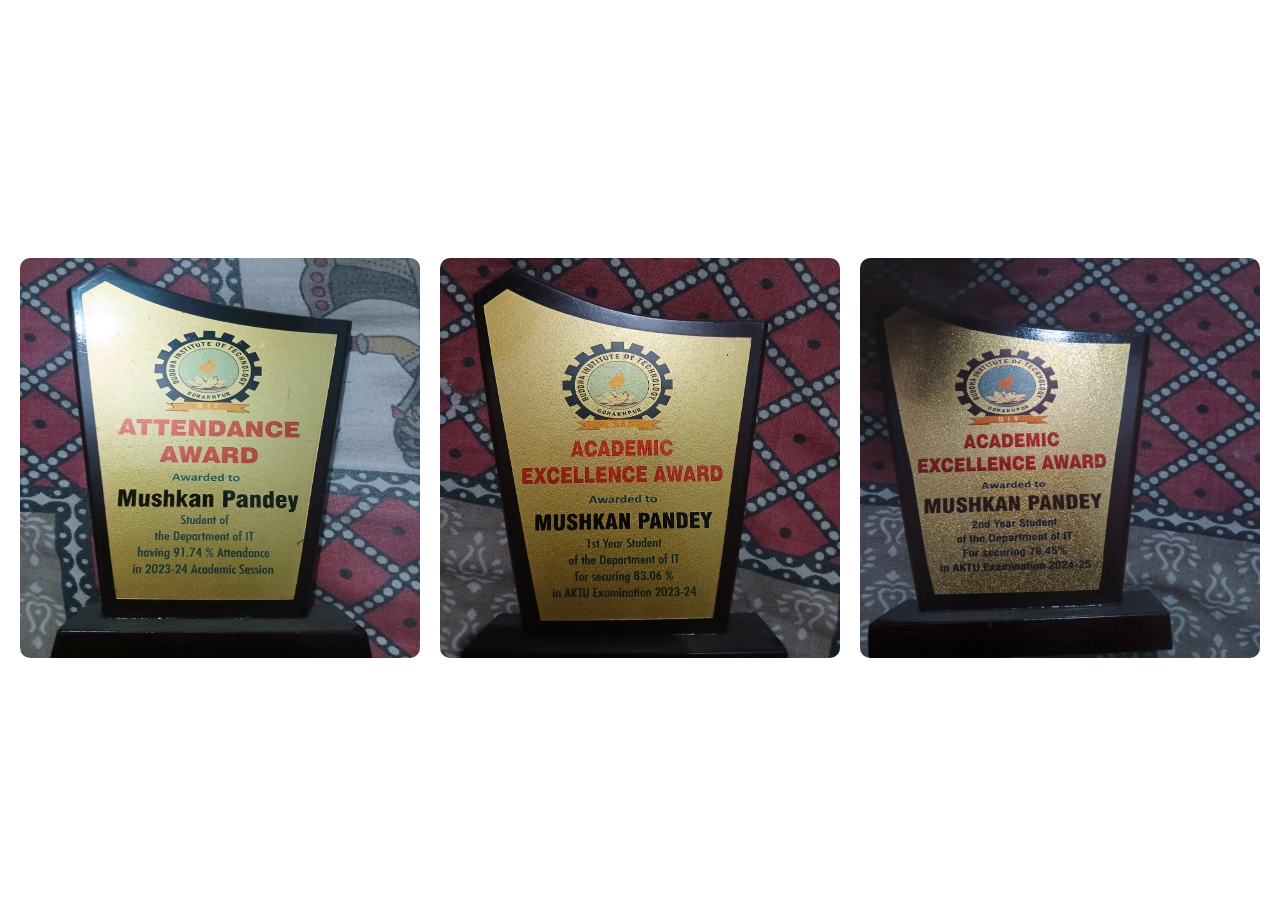
<file: pages/Academic.html>
<!DOCTYPE html>
<html lang="en">
<head>
    <meta charset="UTF-8">
    <meta name="viewport" content="width=device-width, initial-scale=1.0">
    <title>Document</title>
    <style>
   div{
    width:auto;
    height:100vh;
    display: flex;
    justify-content: center;
    align-items: center;
   }

    img{
    width:400px;
    height:400px;
    margin:10px;
     border-radius:10px;
   }
    </style>
</head>
<body>
    <div class="container">
        <img src="ATT.jpeg" alt="Academic Certifications">
        <img src="Hnors1.jpeg" alt="Honors Award">
        <img src="Honors2.jpeg" alt="Honors Award">
    </div>
</body>
</html>
</file>
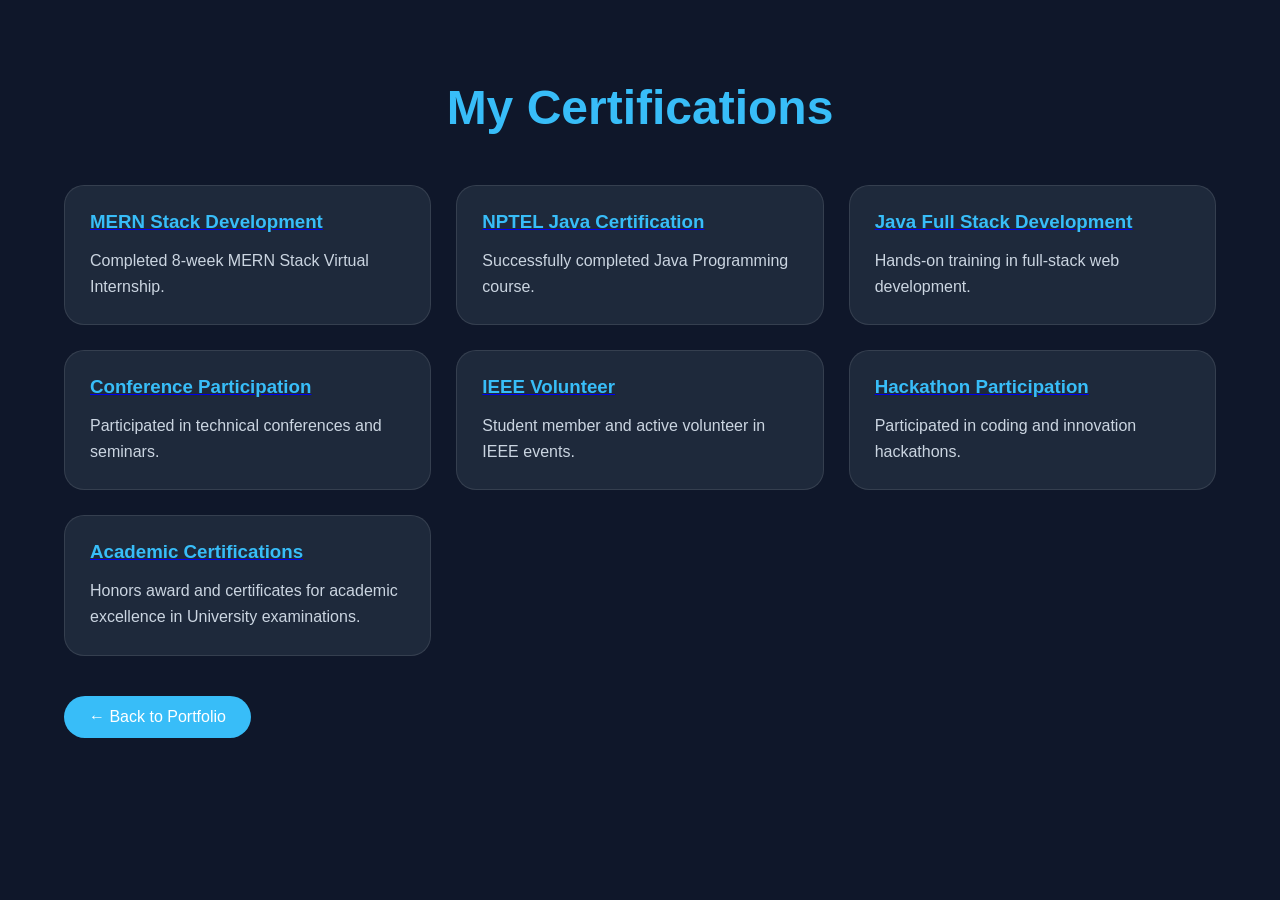
<file: pages/certifications.html>
<!DOCTYPE html>
<html lang="en">
<head>
    <meta charset="UTF-8">
    <meta name="viewport" content="width=device-width, initial-scale=1.0">
    <title>Certifications</title>

    <link rel="stylesheet" href="certifications.css">
</head>
<body>

<div class="container">

    <h1>My Certifications</h1>

    <div class="certificates">
        <div class="certificate-card">
            <a href="MERNStack.html">
                <h3>MERN Stack Development</h3>
            </a>
            <p>Completed 8-week MERN Stack Virtual Internship.</p>
        </div>

        <div class="certificate-card">
            <a href="NPTEL.html">
                <h3>NPTEL Java Certification</h3>
            </a>
            <p>Successfully completed Java Programming course.</p>
        </div>

        <div class="certificate-card">
            <a href="JavaFullStack.html">
                <h3>Java Full Stack Development</h3>
            </a>
            
            <p>Hands-on training in full-stack web development.</p>
        </div>

        <div class="certificate-card">
            <a href="Conference.html">
                <h3>Conference Participation</h3>
            </a>
        
            <p>Participated in technical conferences and seminars.</p>
        </div>

        <div class="certificate-card">
            <a href="IEEE.html">
                <h3>IEEE Volunteer</h3>
            </a>
            
            <p>Student member and active volunteer in IEEE events.</p>
        </div>

        <div class="certificate-card">
            <a href="Hackathons.html">
                <h3>Hackathon Participation</h3>
            </a>
         
            <p>Participated in coding and innovation hackathons.</p>
        </div>

        <div class="certificate-card">
            <a href="Academic.html">
                <h3>Academic Certifications</h3>
            </a>
            
            <p>Honors award and certificates for academic excellence in University examinations.</p>
        </div>

    </div>

    <a href="../index.html" class="back-btn">
        ← Back to Portfolio
    </a>

</div>

</body>
</html>
</file>
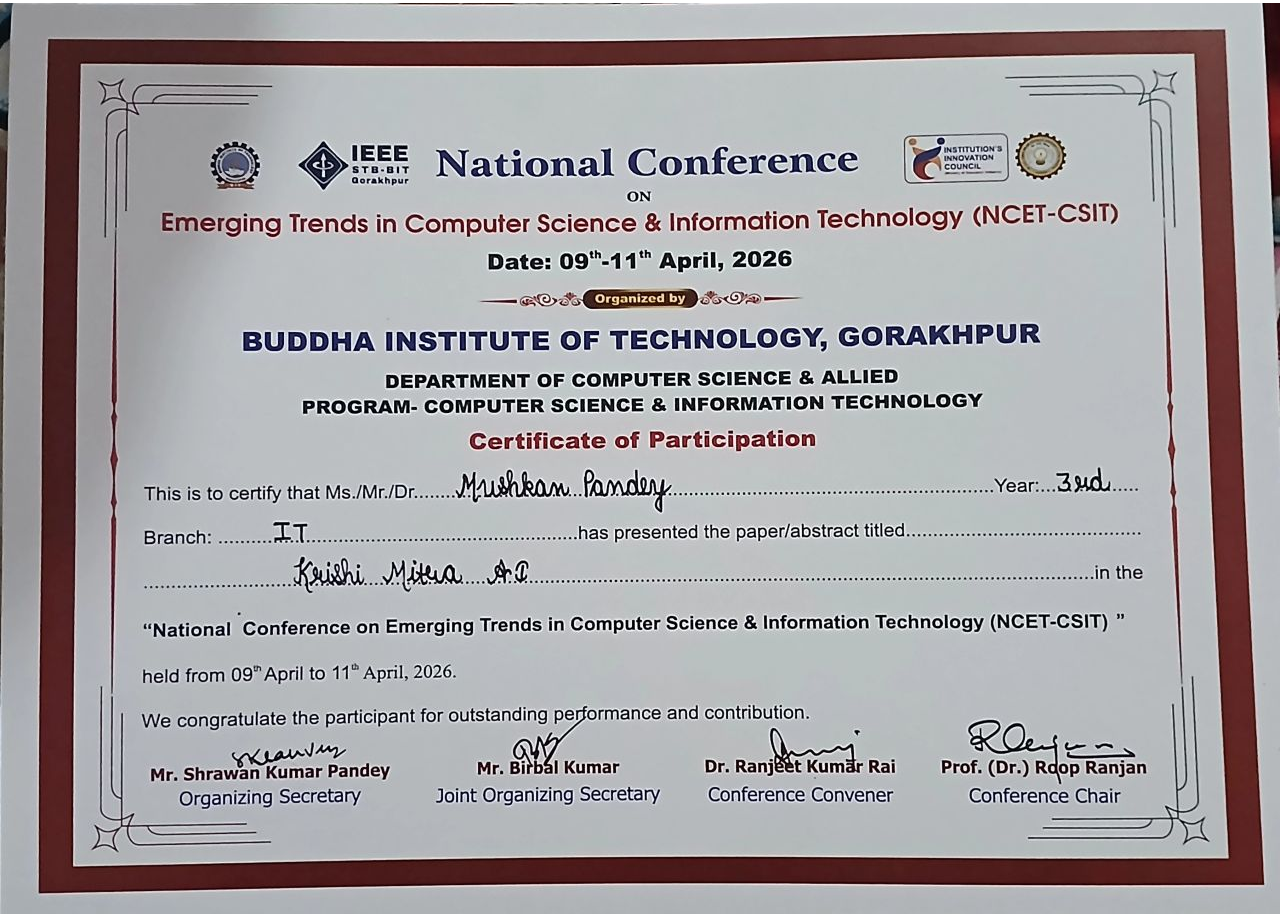
<file: pages/Conference.html>
<!DOCTYPE html>
<html lang="en">
<head>
    <meta charset="UTF-8">
    <meta name="viewport" content="width=device-width, initial-scale=1.0">
    <title>Document</title>
    <style>
   div{
    width:auto;
    height:100vh;
    display: flex;
    justify-content: center;
    align-items: center;
   }
    </style>
</head>
<body>
   <div class="container">
         <img src="NC_CSIT.jpeg " alt="Conference">
   </div>
</body>
</html>
</file>
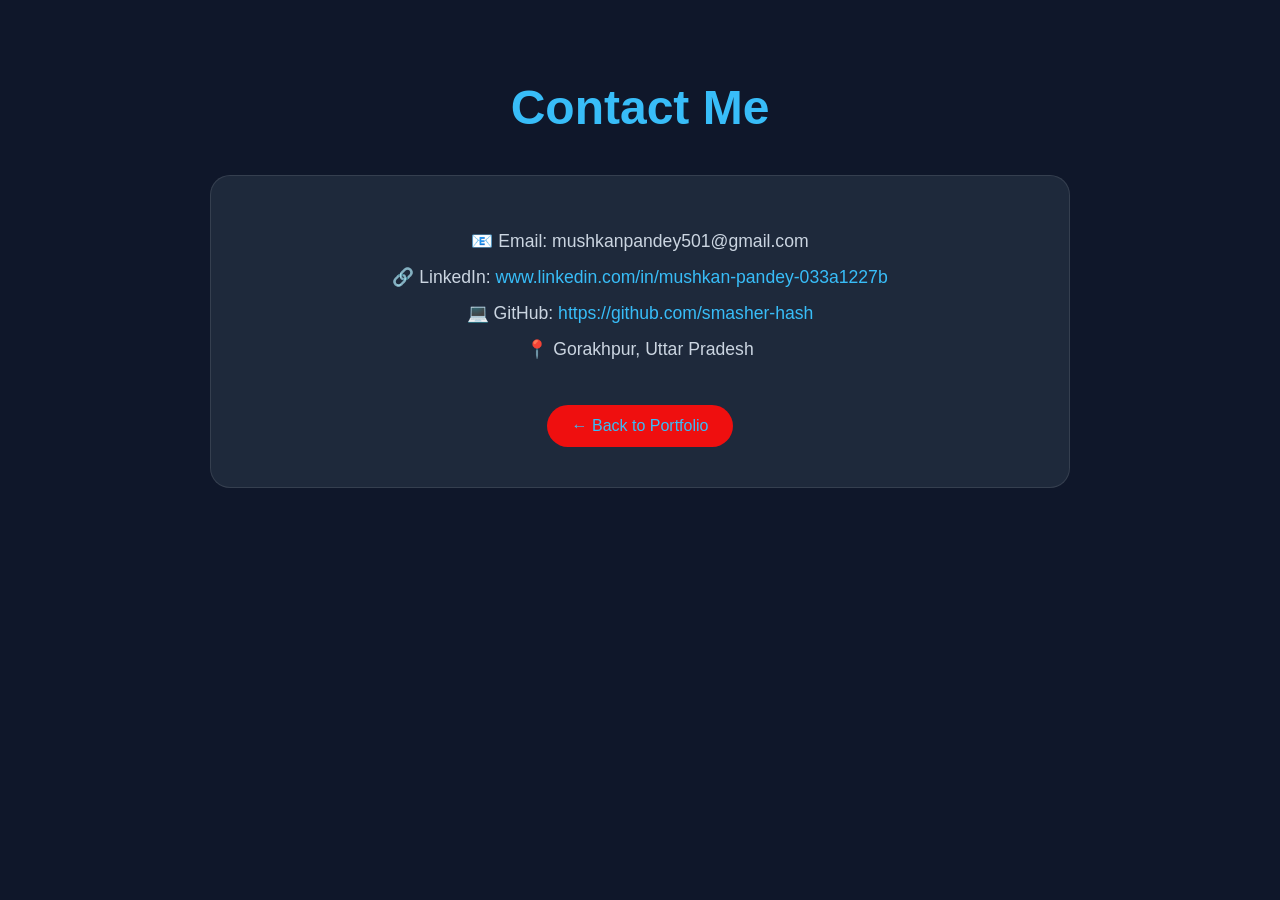
<file: pages/contact.html>
<!DOCTYPE html>
<html lang="en">
<head>
<meta charset="UTF-8">
<meta name="viewport"
content="width=device-width, initial-scale=1.0">

<title>Contact Me</title>

<link rel="stylesheet"
href="contact.css">
</head>

<body>

<div class="contact-container">

<h1>Contact Me</h1>

<div class="contact-card">

<p>📧 Email: mushkanpandey501@gmail.com</p>

<p>
🔗 LinkedIn:
<a href="https://www.linkedin.com/in/mushkan-pandey-033a1227b" target="_blank">
www.linkedin.com/in/mushkan-pandey-033a1227b
</a>
</p>

<p>
💻 GitHub:
<a href="https://github.com/smasher-hash" target="_blank">
https://github.com/smasher-hash
</a>
</p>

<p>📍 Gorakhpur, Uttar Pradesh</p>

<a href="../index.html"
class="back-btn">

← Back to Portfolio

</a>

</div>

</div>

</body>
</html>
</file>
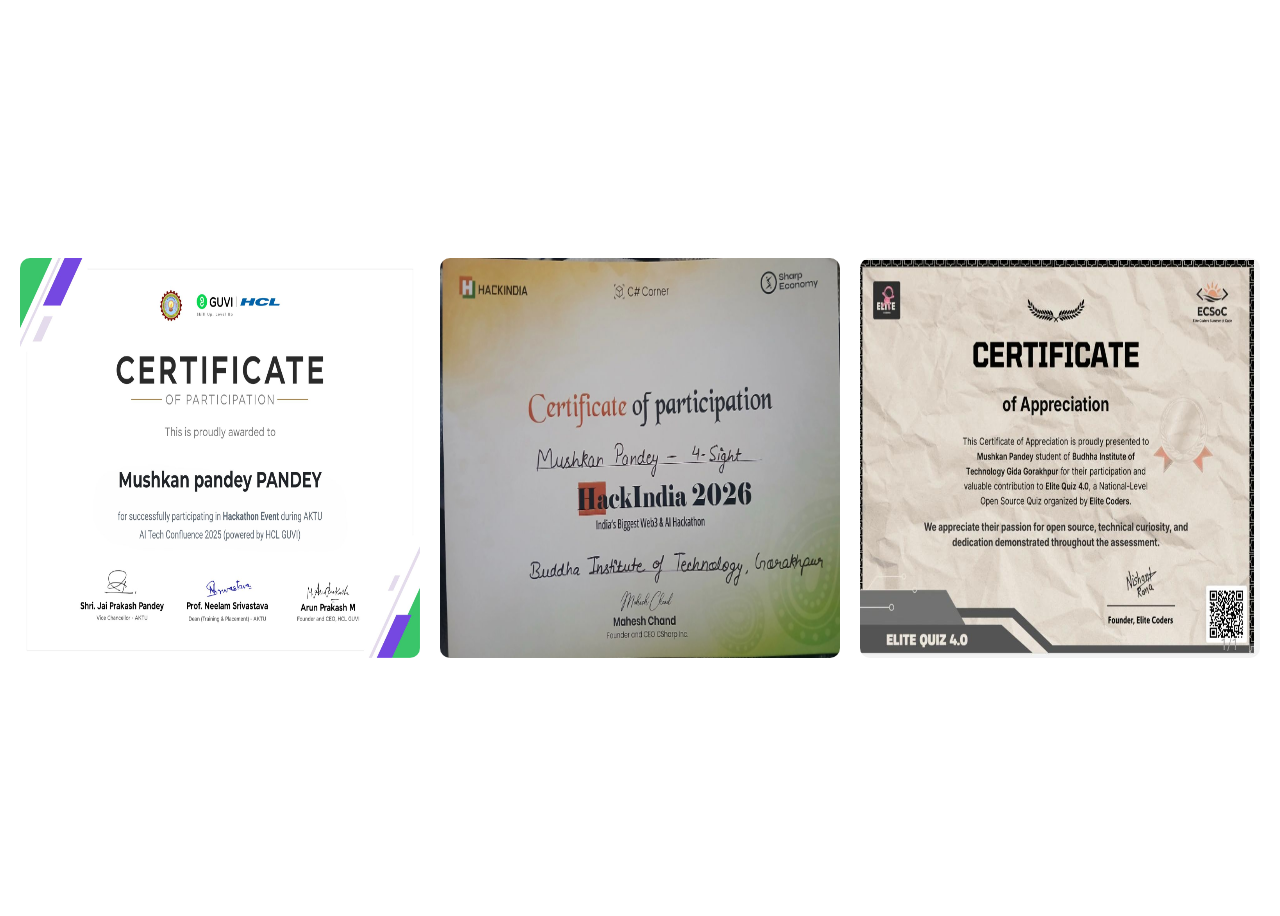
<file: pages/Hackathons.html>
<!DOCTYPE html>
<html lang="en">
<head>
    <meta charset="UTF-8">
    <meta name="viewport" content="width=device-width, initial-scale=1.0">
    <title>Document</title>
      <style>
   div{
    width:auto;
    height:100vh;
    display: flex;
    justify-content: center;
    align-items: center;
   }
   img{
    width:400px;
    height:400px;
    margin:10px;
     border-radius:10px;
   }
    </style>
</head>
<body>
    <div class="container">
        <img src="HCL_Guvi.jpeg" alt="Hackathon">
            <img src="HackIndia.jpeg" alt="Hackathon">
            <img src="Elite.jpeg" alt="contest">
            
</body>
</html>
</file>
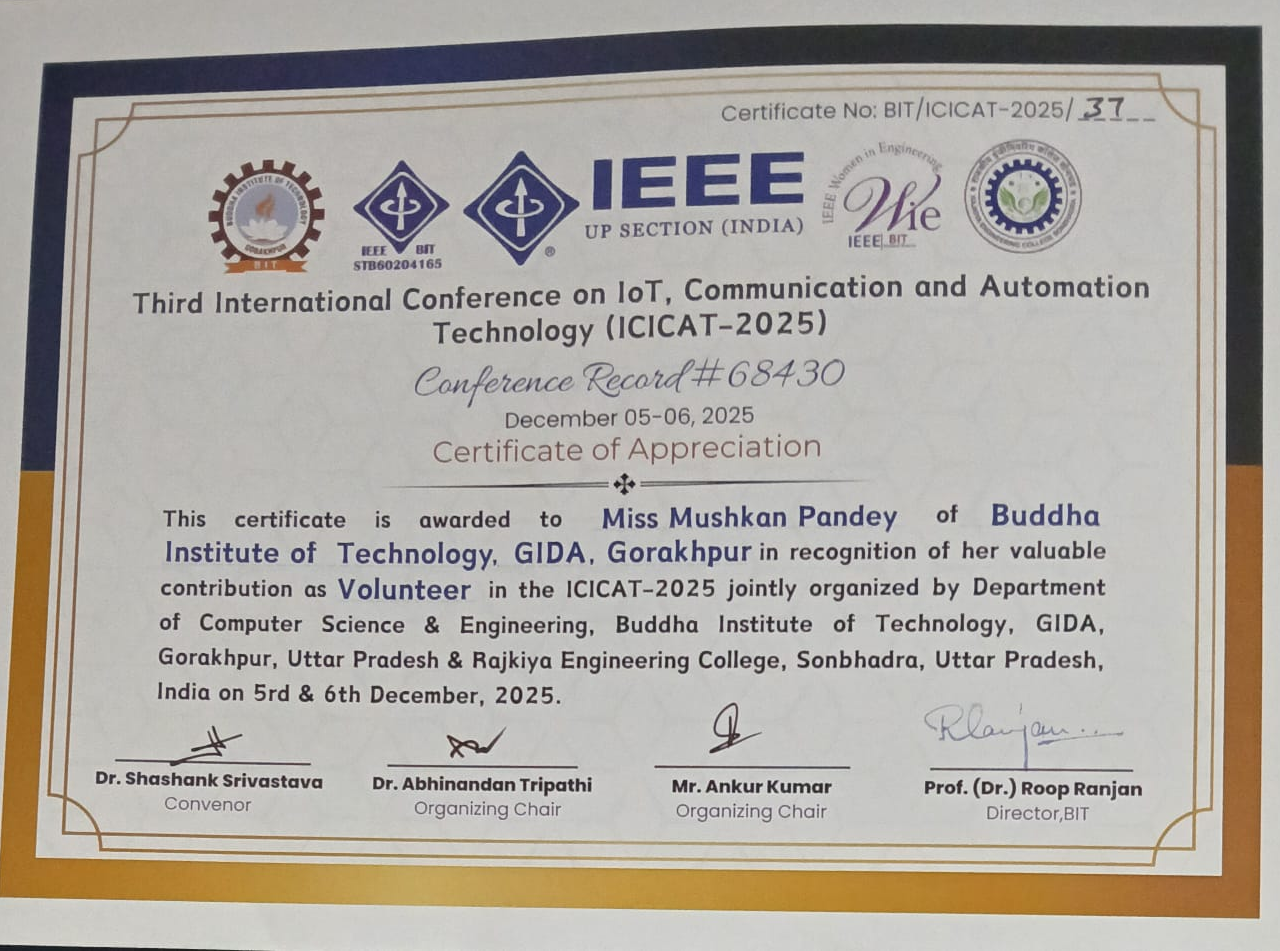
<file: pages/IEEE.html>
<!DOCTYPE html>
<html lang="en">
<head>
    <meta charset="UTF-8">
    <meta name="viewport" content="width=device-width, initial-scale=1.0">
    <title>Document</title>
       <style>
   div{
    width:auto;
    height:100vh;
    display: flex;
    justify-content: center;
    align-items: center;
   }
    </style>
    
</head>
<body>
    <div class="container">
        <img src="IEEE.jpeg" alt="IEEE Volunteer">
    </div>
</body>
</html>
</file>
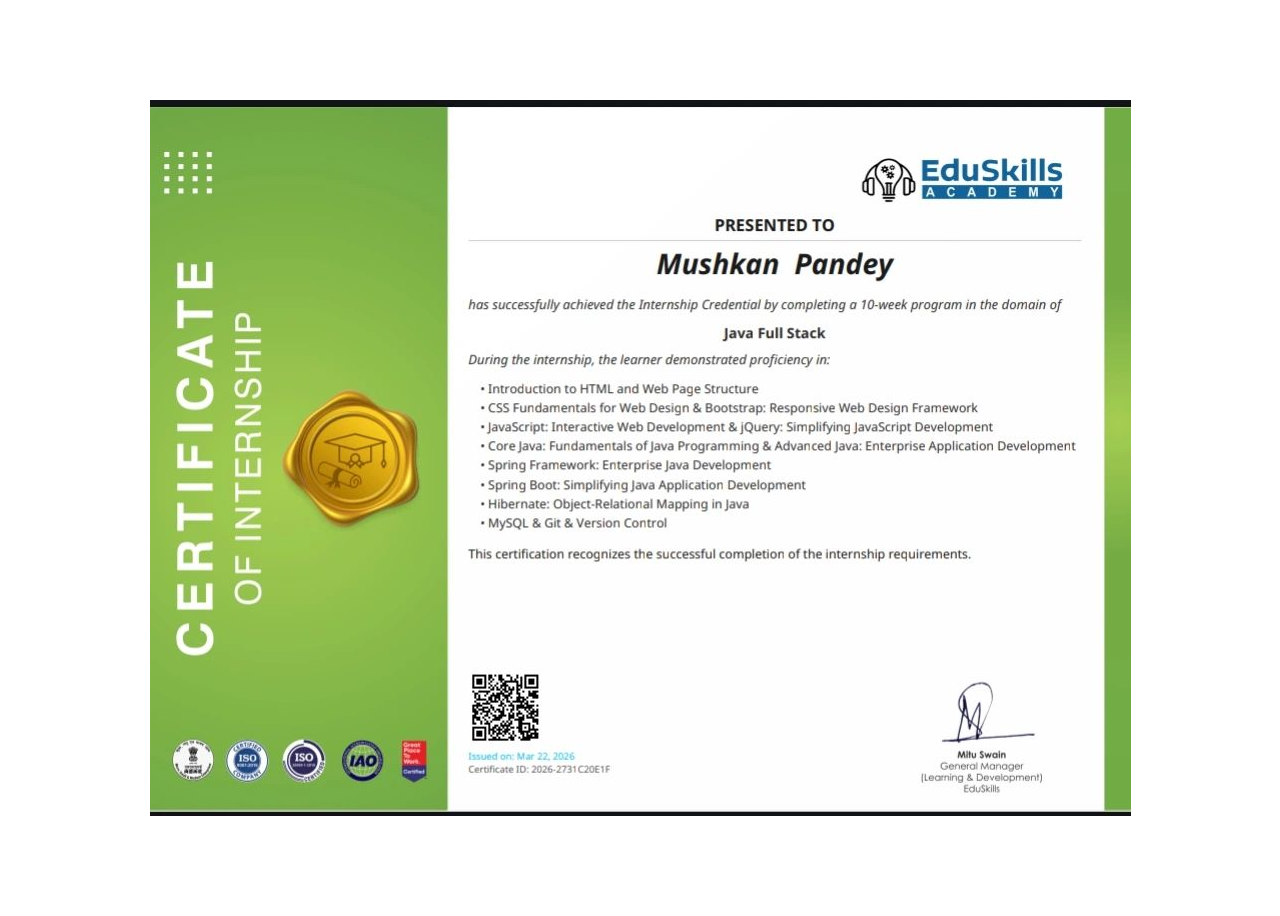
<file: pages/JavaFullStack.html>
<!DOCTYPE html>
<html lang="en">
<head>
    <meta charset="UTF-8">
    <meta name="viewport" content="width=device-width, initial-scale=1.0">
    <title>Document</title>
       <style>
   div{
    width:auto;
    height:100vh;
    display: flex;
    justify-content: center;
    align-items: center;
   }
    </style>
</head>
<body>
    <div class="container">
        <img src="Java.jpeg" alt="Java Full Stack">
    </div>
</body>
</html>
</file>
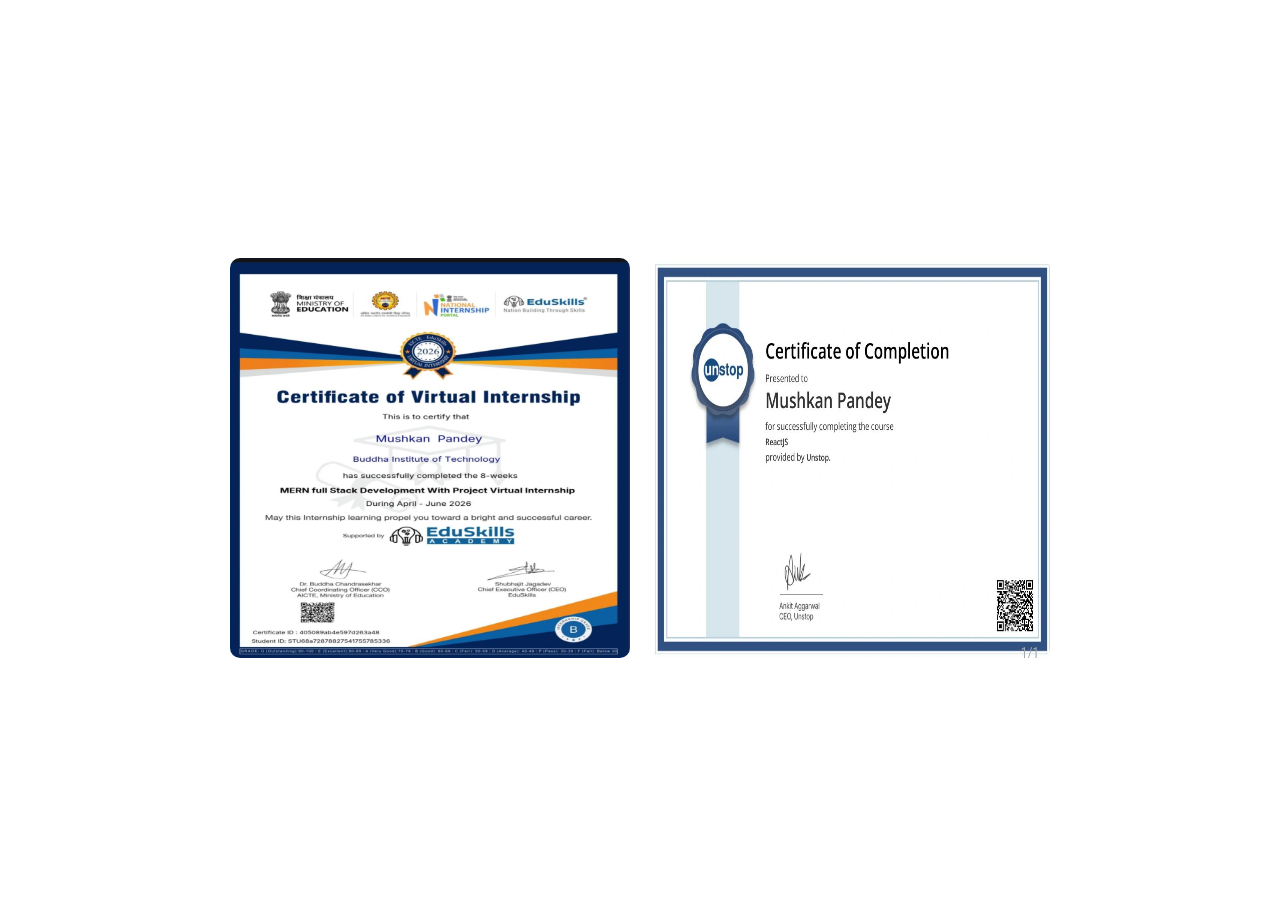
<file: pages/MERNStack.html>
<!DOCTYPE html>
<html lang="en">
<head>
    <meta charset="UTF-8">
    <meta name="viewport" content="width=device-width, initial-scale=1.0">
    <title>Document</title>
       <style>
   div{
    width:auto;
    height:100vh;
    display: flex;
    justify-content: center;
    align-items: center;
   }

    img{
    width:400px;
    height:400px;
    margin:10px;
     border-radius:10px;
   }
    </style>
</head>
<body>
    <div class="container">
        <img src="MERN.jpeg" alt="MERN Stack">
        <img src="React.jpeg" alt="React">
    </div>
</body>
</html>
</file>
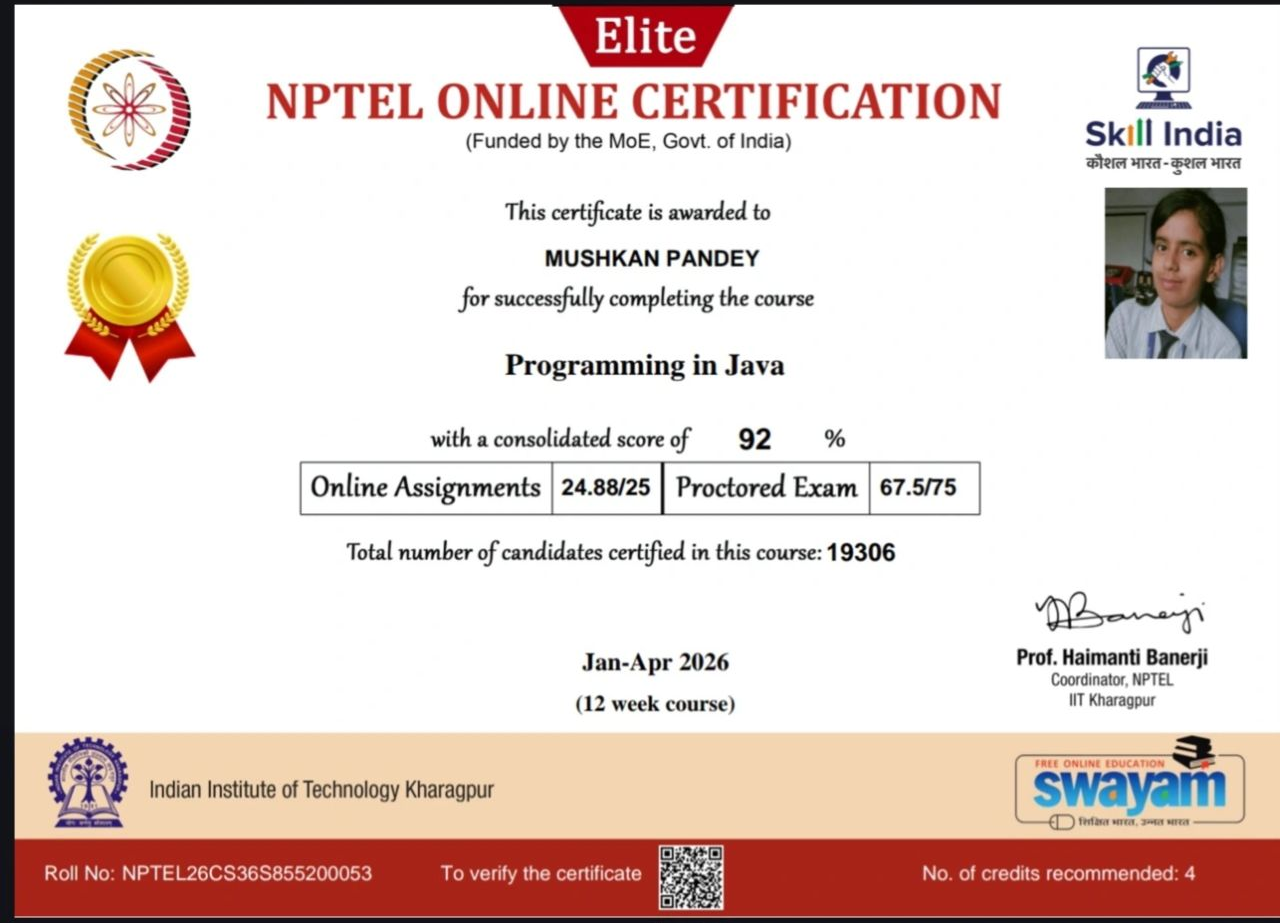
<file: pages/NPTEL.html>
<!DOCTYPE html>
<html lang="en">
<head>
    <meta charset="UTF-8">
    <meta name="viewport" content="width=device-width, initial-scale=1.0">
    <title>Document</title>
       <style>
   div{
    width:auto;
    height:100vh;
    display: flex;
    justify-content: center;
    align-items: center;
   }
    </style>
</head>
<body>
    <div class="container">
        <img src="NPTEL.jpeg" alt="NPTEL Java">
    </div>
</body>
</html>
</file>
<file: pages/certifications.css>
*{
    margin:0;
    padding:0;
    box-sizing:border-box;
    font-family:'Poppins',sans-serif;
}

body{
    background:#0f172a;
    color:white;
    min-height:100vh;
}

.container{
    width:90%;
    max-width:1200px;
    margin:auto;
    padding:80px 0;
}

h1{
    text-align:center;
    font-size:3rem;
    margin-bottom:50px;
    color:#38bdf8;
}

.certificates{
    display:grid;
    grid-template-columns:repeat(auto-fit,minmax(300px,1fr));
    gap:25px;
}

.certificate-card{
    background:#1e293b;
    padding:25px;
    border-radius:20px;
    transition:0.4s;
    border:1px solid rgba(255,255,255,0.1);
}

.certificate-card:hover{
    transform:translateY(-10px);
    box-shadow:0 0 20px #38bdf8;
}

.certificate-card h3{
    margin-bottom:15px;
    color:#38bdf8;
}

.certificate-card p{
    color:#cbd5e1;
    line-height:1.6;
}

.back-btn{
    display:inline-block;
    margin-top:40px;
    padding:12px 25px;
    background:#38bdf8;
    color:white;
    text-decoration:none;
    border-radius:30px;
}

img{
    width:100%;
    border-radius:10px;
}
</file>
<file: pages/contact.css>
*{
    margin:0;
    padding:0;
    box-sizing:border-box;
    font-family:'Poppins',sans-serif;
}

body{
    background:#0f172a;
    color:white;
}

.contact-container{
    max-width:900px;
    margin:auto;
    padding:80px 20px;
}

.contact-container h1{
    text-align:center;
    font-size:3rem;
    color:#38bdf8;
    margin-bottom:40px;
}

.contact-card{
    background:#1e293b;
    padding:40px;
    border-radius:20px;
    text-align:center;
    border:1px solid rgba(255,255,255,.1);
}

.contact-card p{
    margin:15px 0;
    font-size:1.1rem;
    color:#cbd5e1;
}

.contact-card a{
    color:#38bdf8;
    text-decoration:none;
}

.contact-card a:hover{
    text-decoration:underline;
}

.back-btn{
    display:inline-block;
    margin-top:30px;
    padding:12px 25px;
    background:#ef0f0f;
    color:white;
    text-decoration:none;
    border-radius:30px;
}
</file>
